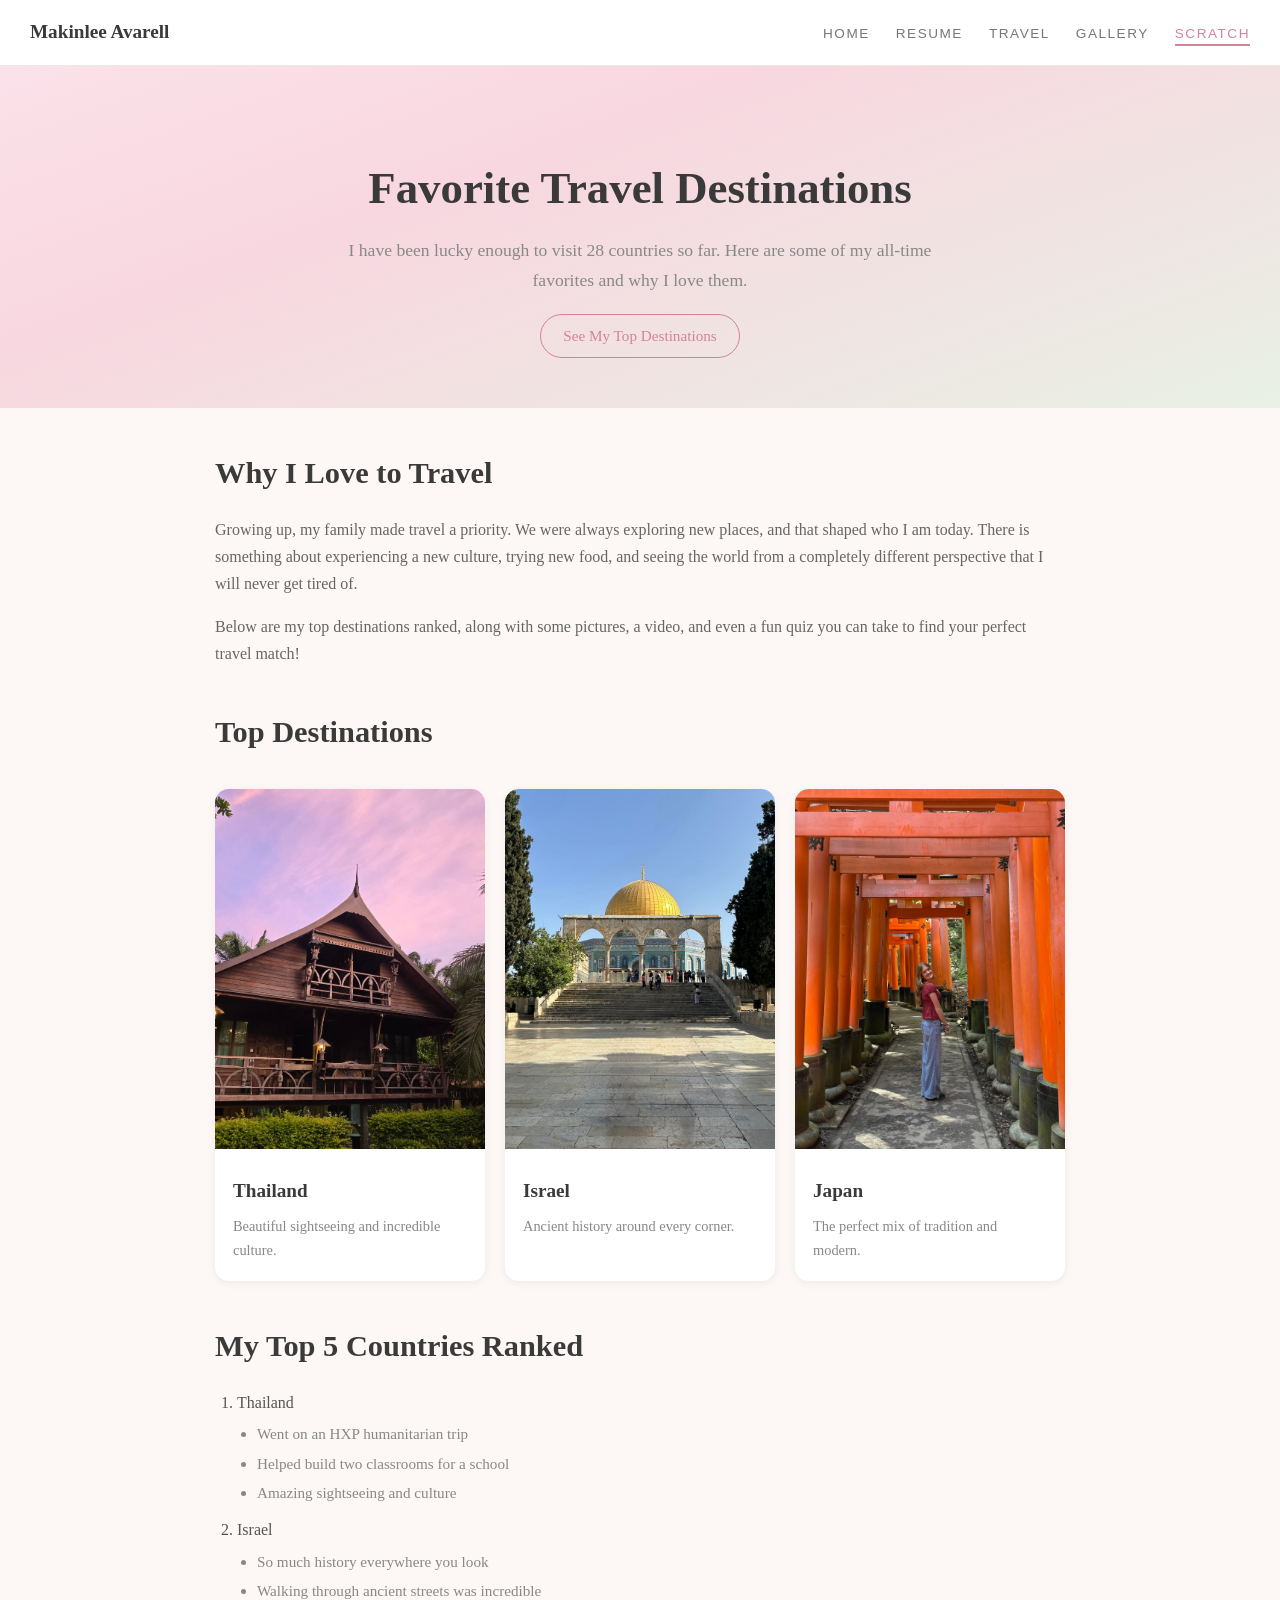
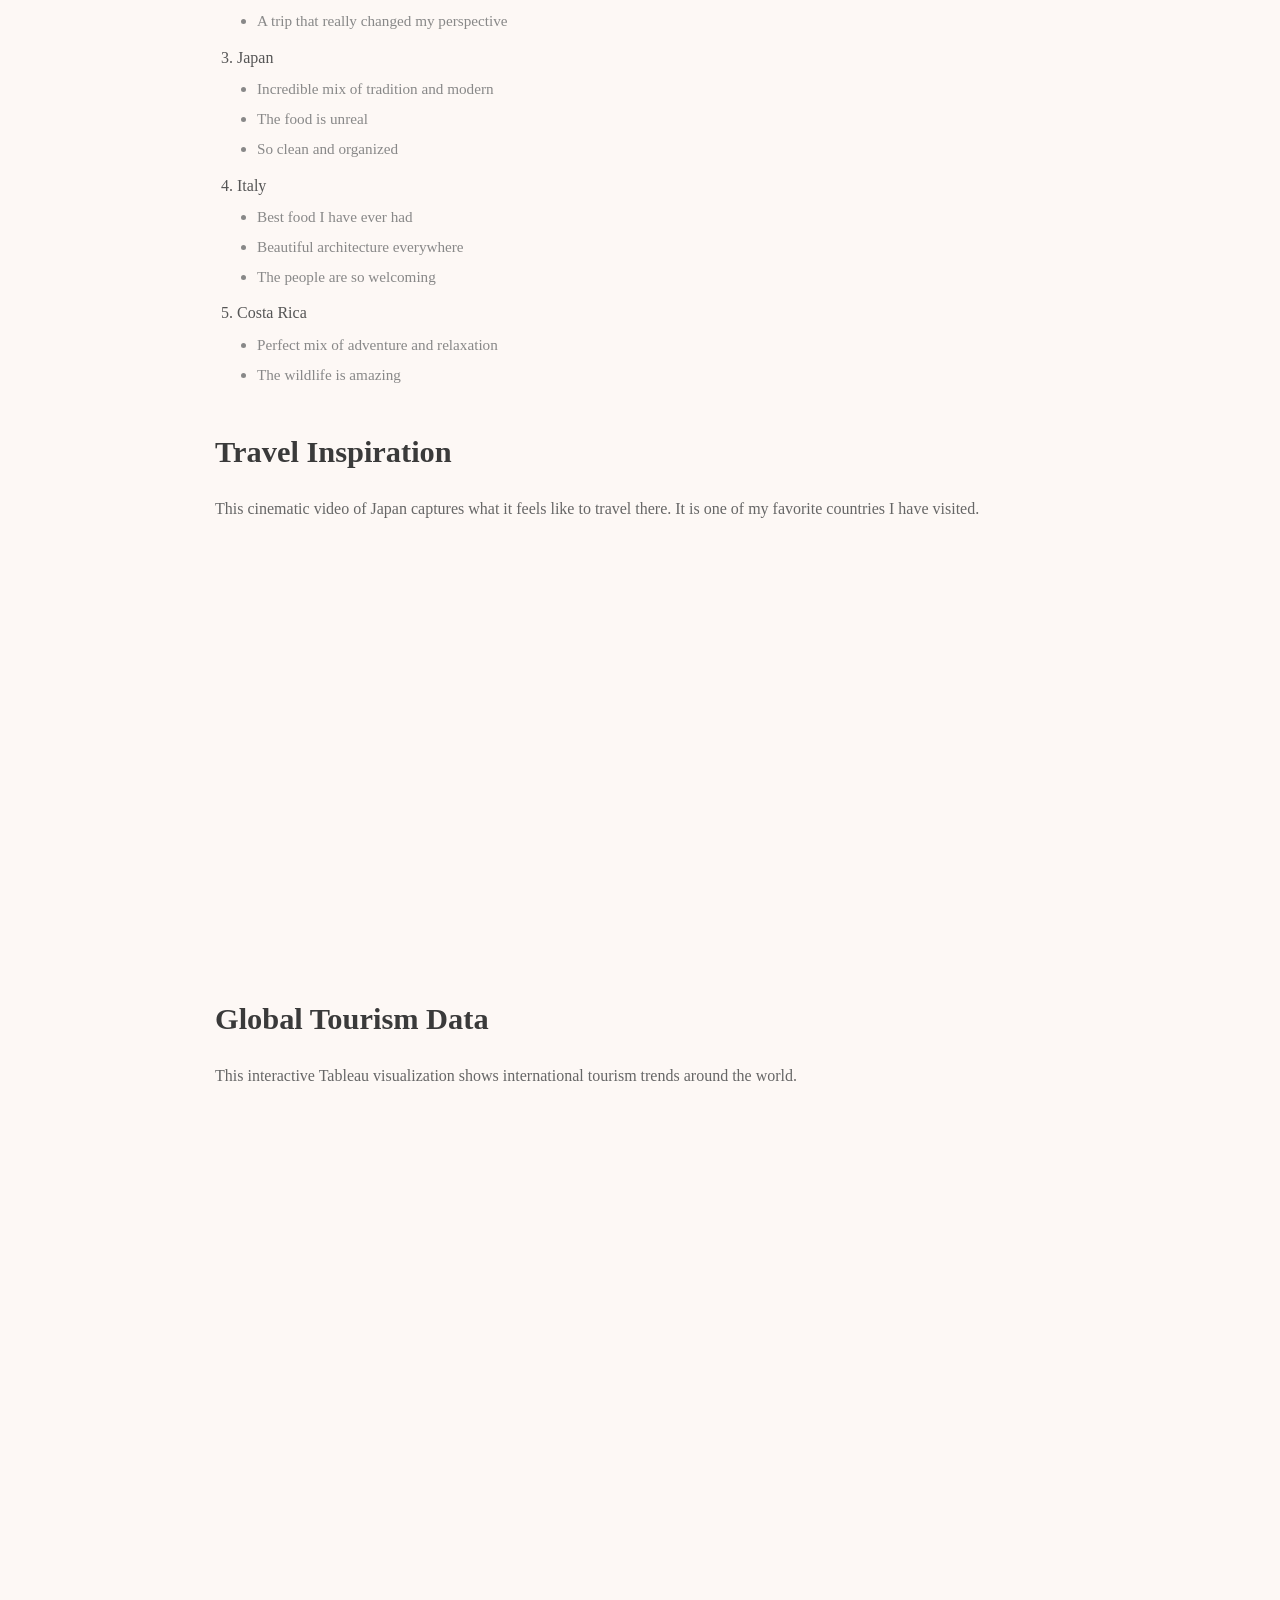
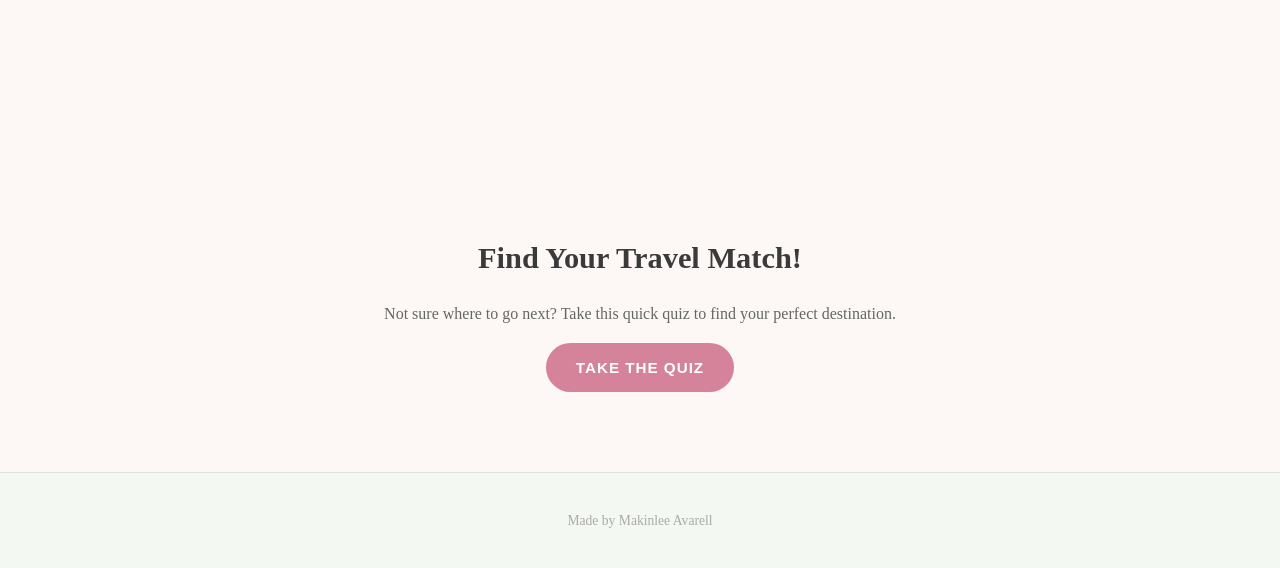
<file: scratch.html>
<!DOCTYPE html>
<html lang="en">
<head>
    <meta charset="utf-8">
    <meta name="viewport" content="width=device-width, initial-scale=1">
    <title>Favorite Travel Destinations</title>
    <link href="scratch.css" rel="stylesheet">
    <meta name="referrer" content="strict-origin-when-cross-origin">
</head>

<body>

<!-- navigation -->
<div class="scratch-nav">
    <a href="index.html" class="nav-name">Makinlee Avarell</a>
    <div class="links">
        <a href="index.html">Home</a>
        <a href="resume.html">Resume</a>
        <a href="travel.html">Travel</a>
        <a href="gallery.html">Gallery</a>
        <a href="scratch.html" class="active">Scratch</a>
    </div>
</div>

<!-- page header with anchor link -->
<div class="page-header">
    <h1>Favorite Travel Destinations</h1>
    <p>I have been lucky enough to visit 28 countries so far. Here are some of my all-time favorites and why I love them.</p>
    <a href="#top-destinations" class="jump-link">See My Top Destinations</a>
</div>


<!-- intro section -->
<div class="section">
    <h2>Why I Love to Travel</h2>
    <p>Growing up, my family made travel a priority. We were always exploring new places, and that shaped who I am today. There is something about experiencing a new culture, trying new food, and seeing the world from a completely different perspective that I will never get tired of.</p>
    <p>Below are my top destinations ranked, along with some pictures, a video, and even a fun quiz you can take to find your perfect travel match!</p>
</div>


<!-- destination cards with images -->
<div class="section" id="top-destinations">
    <h2>Top Destinations</h2>

    <div class="dest-row">
        <div class="dest-card">
            <img src="images/Thailand1.jpg" alt="Thailand">
            <div class="card-text">
                <h3>Thailand</h3>
                <p>Beautiful sightseeing and incredible culture.</p>
            </div>
        </div>
        <div class="dest-card">
            <img src="images/Dubai.jpg" alt="Israel">
            <div class="card-text">
                <h3>Israel</h3>
                <p>Ancient history around every corner.</p>
            </div>
        </div>
        <div class="dest-card">
            <img src="images/Japan!.jpg" alt="Japan">
            <div class="card-text">
                <h3>Japan</h3>
                <p>The perfect mix of tradition and modern.</p>
            </div>
        </div>
    </div>
</div>


<!-- ordered list with nested unordered list -->
<div class="section">
    <h2>My Top 5 Countries Ranked</h2>
    <ol>
        <li>Thailand
            <ul>
                <li>Went on an HXP humanitarian trip</li>
                <li>Helped build two classrooms for a school</li>
                <li>Amazing sightseeing and culture</li>
            </ul>
        </li>
        <li>Israel
            <ul>
                <li>So much history everywhere you look</li>
                <li>Walking through ancient streets was incredible</li>
                <li>A trip that really changed my perspective</li>
            </ul>
        </li>
        <li>Japan
            <ul>
                <li>Incredible mix of tradition and modern</li>
                <li>The food is unreal</li>
                <li>So clean and organized</li>
            </ul>
        </li>
        <li>Italy
            <ul>
                <li>Best food I have ever had</li>
                <li>Beautiful architecture everywhere</li>
                <li>The people are so welcoming</li>
            </ul>
        </li>
        <li>Costa Rica
            <ul>
                <li>Perfect mix of adventure and relaxation</li>
                <li>The wildlife is amazing</li>
            </ul>
        </li>
    </ol>
</div>


<!-- youtube video -->
<div class="section">
    <h2>Travel Inspiration</h2>
    <p>This cinematic video of Japan captures what it feels like to travel there. It is one of my favorite countries I have visited.</p>
    <div class="media-container">
        <iframe width="700" height="394" src="https://www.youtube.com/embed/ChxDEAN8EtY" title="Cinematic Japan Travel Video" frameborder="0" allow="accelerometer; autoplay; clipboard-write; encrypted-media; gyroscope; picture-in-picture; web-share" allowfullscreen></iframe>
    </div>
</div>


<!-- tableau visualization -->
<div class="section">
    <h2>Global Tourism Data</h2>
    <p>This interactive Tableau visualization shows international tourism trends around the world.</p>
    <div class="media-container">
        <iframe src="https://public.tableau.com/views/WorldwideInternationalTourism/WorldwideInternationalTourism?:embed=y&:showVizHome=no&:display_count=yes" width="100%" height="600" frameborder="0" allowfullscreen></iframe>
    </div>
</div>


<!-- link to quiz app -->
<div class="section" style="text-align: center; padding: 40px 25px;">
    <h2>Find Your Travel Match!</h2>
    <p>Not sure where to go next? Take this quick quiz to find your perfect destination.</p>
    <a href="app.html" class="quiz-link">Take the Quiz</a>
</div>


<!-- footer -->
<div class="scratch-footer">
    <p>Made by Makinlee Avarell</p>
</div>

</body>
</html>
</file>
<file: scratch.css>
/* ====================================
   Scratch Page - Custom Stylesheet
   Favorite Travel Destinations
   ==================================== */

/* body and base styles */
body {
    font-family: 'Georgia', 'Times New Roman', serif;
    color: #4a4a4a;
    background-color: #fdf8f5;
    margin: 0;
    padding: 0;
    line-height: 1.7;
}

/* top navigation */
.scratch-nav {
    background-color: #fff;
    padding: 16px 30px;
    display: flex;
    justify-content: space-between;
    align-items: center;
    position: fixed;
    top: 0;
    width: 100%;
    z-index: 100;
    border-bottom: 1px solid #f0e8e4;
    box-sizing: border-box;
}

.scratch-nav .nav-name {
    font-size: 1.2rem;
    font-weight: bold;
    color: #3a3a3a;
    text-decoration: none;
}

.scratch-nav .nav-name:hover {
    color: #d4839b;
}

.scratch-nav .links a {
    color: #777;
    margin-left: 22px;
    text-decoration: none;
    font-size: 0.85rem;
    text-transform: uppercase;
    letter-spacing: 1.5px;
    font-family: 'Arial', sans-serif;
}

.scratch-nav .links a:hover {
    color: #d4839b;
}

.scratch-nav .links a.active {
    color: #d4839b;
    border-bottom: 2px solid #d4839b;
    padding-bottom: 3px;
}

/* page header / hero */
.page-header {
    text-align: center;
    padding: 120px 20px 50px 20px;
    background: linear-gradient(160deg, #fce4ec 0%, #f8d7e0 40%, #e8f0e4 100%);
}

.page-header h1 {
    font-size: 2.8rem;
    color: #3a3a3a;
    margin-bottom: 10px;
}

.page-header p {
    font-size: 1.1rem;
    color: #888;
    max-width: 600px;
    margin: 0 auto;
}

/* anchor link styling */
.jump-link {
    display: inline-block;
    margin-top: 18px;
    color: #d4839b;
    font-size: 0.95rem;
    text-decoration: none;
    border: 1px solid #d4839b;
    padding: 8px 22px;
    border-radius: 25px;
    transition: all 0.2s;
}

.jump-link:hover {
    background-color: #d4839b;
    color: white;
}

/* content sections */
.section {
    max-width: 850px;
    margin: 40px auto;
    padding: 0 25px;
}

.section h2 {
    font-size: 1.9rem;
    color: #3a3a3a;
    margin-bottom: 15px;
}

.section p {
    font-size: 1rem;
    color: #666;
    margin-bottom: 15px;
}

/* destination cards row */
.dest-row {
    display: flex;
    gap: 20px;
    flex-wrap: wrap;
    justify-content: center;
    margin: 30px 0;
}

.dest-card {
    flex: 1;
    min-width: 240px;
    max-width: 380px;
    background: white;
    border-radius: 14px;
    overflow: hidden;
    box-shadow: 0 2px 10px rgba(0,0,0,0.06);
}

.dest-card img {
    width: 100%;
    aspect-ratio: 3/4;
    object-fit: cover;
}

.dest-card .card-text {
    padding: 18px;
}

.dest-card .card-text h3 {
    font-size: 1.2rem;
    color: #3a3a3a;
    margin: 0 0 6px 0;
}

.dest-card .card-text p {
    font-size: 0.9rem;
    color: #888;
    margin: 0;
}

/* lists */
ol {
    padding-left: 22px;
    color: #555;
    font-size: 1rem;
}

ol li {
    margin-bottom: 10px;
}

ul {
    padding-left: 20px;
    margin-top: 5px;
}

ul li {
    margin-bottom: 4px;
    color: #888;
    font-size: 0.95rem;
    list-style-type: disc;
}

/* video and tableau containers */
.media-container {
    text-align: center;
    margin: 30px 0;
}

.media-container iframe {
    border-radius: 12px;
    max-width: 100%;
}

/* quiz link button */
.quiz-link {
    display: inline-block;
    background-color: #d4839b;
    color: white;
    padding: 12px 30px;
    border-radius: 25px;
    text-decoration: none;
    font-family: 'Arial', sans-serif;
    font-size: 0.95rem;
    font-weight: bold;
    letter-spacing: 1px;
    text-transform: uppercase;
    transition: background-color 0.2s;
}

.quiz-link:hover {
    background-color: #c06a84;
}

/* footer */
.scratch-footer {
    background-color: #f4f8f2;
    color: #aaa;
    text-align: center;
    padding: 22px;
    font-size: 0.85rem;
    border-top: 1px solid #e4e0dc;
    margin-top: 40px;
}
</file>
